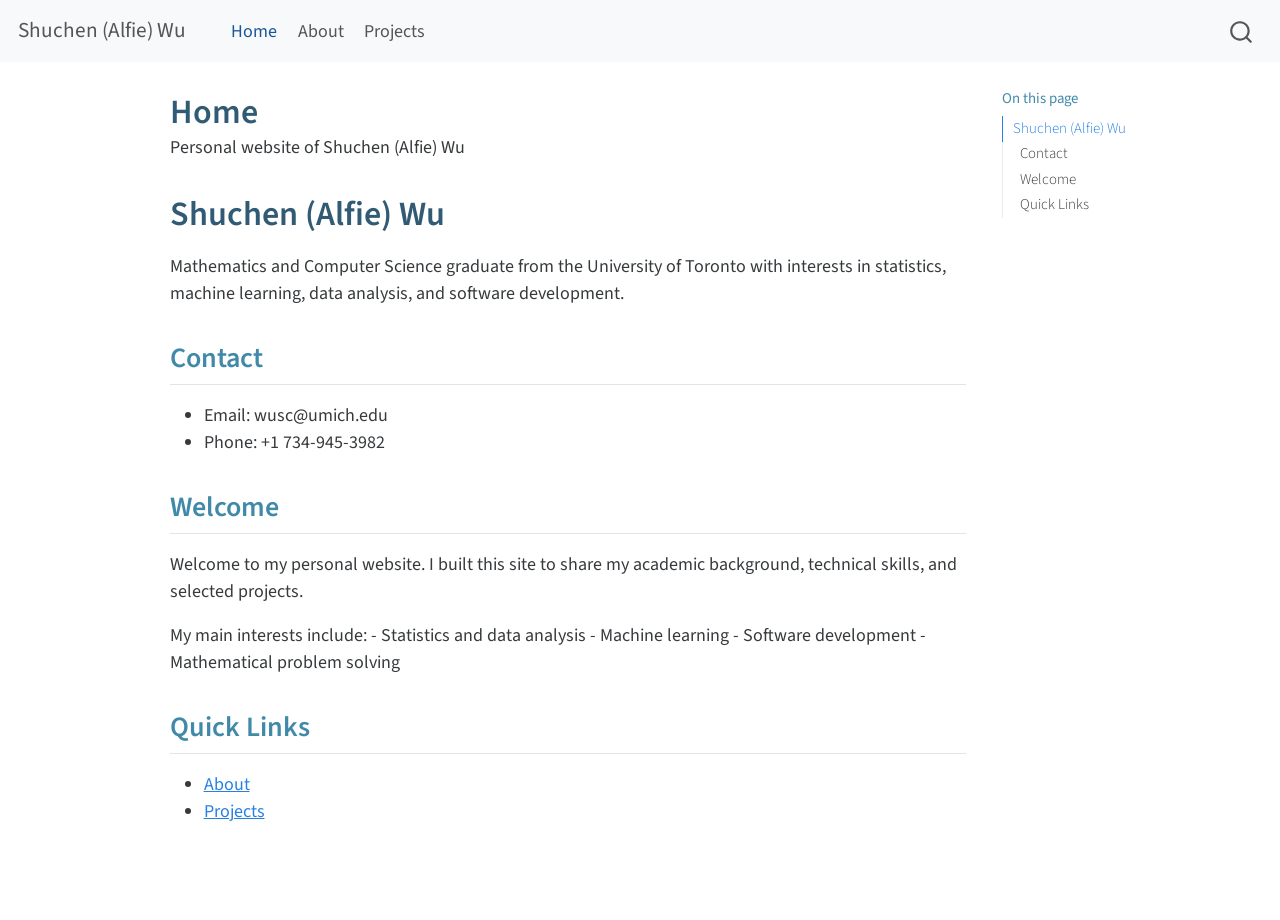
<file: docs/index.html>
<!DOCTYPE html>
<html xmlns="http://www.w3.org/1999/xhtml" lang="en" xml:lang="en"><head>

<meta charset="utf-8">
<meta name="generator" content="quarto-1.3.433">

<meta name="viewport" content="width=device-width, initial-scale=1.0, user-scalable=yes">

<meta name="description" content="Personal website of Shuchen (Alfie) Wu">

<title>Shuchen (Alfie) Wu - Home</title>
<style>
code{white-space: pre-wrap;}
span.smallcaps{font-variant: small-caps;}
div.columns{display: flex; gap: min(4vw, 1.5em);}
div.column{flex: auto; overflow-x: auto;}
div.hanging-indent{margin-left: 1.5em; text-indent: -1.5em;}
ul.task-list{list-style: none;}
ul.task-list li input[type="checkbox"] {
  width: 0.8em;
  margin: 0 0.8em 0.2em -1em; /* quarto-specific, see https://github.com/quarto-dev/quarto-cli/issues/4556 */ 
  vertical-align: middle;
}
</style>


<script src="site_libs/quarto-nav/quarto-nav.js"></script>
<script src="site_libs/quarto-nav/headroom.min.js"></script>
<script src="site_libs/clipboard/clipboard.min.js"></script>
<script src="site_libs/quarto-search/autocomplete.umd.js"></script>
<script src="site_libs/quarto-search/fuse.min.js"></script>
<script src="site_libs/quarto-search/quarto-search.js"></script>
<meta name="quarto:offset" content="./">
<script src="site_libs/quarto-html/quarto.js"></script>
<script src="site_libs/quarto-html/popper.min.js"></script>
<script src="site_libs/quarto-html/tippy.umd.min.js"></script>
<script src="site_libs/quarto-html/anchor.min.js"></script>
<link href="site_libs/quarto-html/tippy.css" rel="stylesheet">
<link href="site_libs/quarto-html/quarto-syntax-highlighting.css" rel="stylesheet" id="quarto-text-highlighting-styles">
<script src="site_libs/bootstrap/bootstrap.min.js"></script>
<link href="site_libs/bootstrap/bootstrap-icons.css" rel="stylesheet">
<link href="site_libs/bootstrap/bootstrap.min.css" rel="stylesheet" id="quarto-bootstrap" data-mode="light">
<script id="quarto-search-options" type="application/json">{
  "location": "navbar",
  "copy-button": false,
  "collapse-after": 3,
  "panel-placement": "end",
  "type": "overlay",
  "limit": 20,
  "language": {
    "search-no-results-text": "No results",
    "search-matching-documents-text": "matching documents",
    "search-copy-link-title": "Copy link to search",
    "search-hide-matches-text": "Hide additional matches",
    "search-more-match-text": "more match in this document",
    "search-more-matches-text": "more matches in this document",
    "search-clear-button-title": "Clear",
    "search-detached-cancel-button-title": "Cancel",
    "search-submit-button-title": "Submit",
    "search-label": "Search"
  }
}</script>


<link rel="stylesheet" href="styles.css">
</head>

<body class="nav-fixed">

<div id="quarto-search-results"></div>
  <header id="quarto-header" class="headroom fixed-top">
    <nav class="navbar navbar-expand-lg navbar-dark ">
      <div class="navbar-container container-fluid">
      <div class="navbar-brand-container">
    <a class="navbar-brand" href="./index.html">
    <span class="navbar-title">Shuchen (Alfie) Wu</span>
    </a>
  </div>
            <div id="quarto-search" class="" title="Search"></div>
          <button class="navbar-toggler" type="button" data-bs-toggle="collapse" data-bs-target="#navbarCollapse" aria-controls="navbarCollapse" aria-expanded="false" aria-label="Toggle navigation" onclick="if (window.quartoToggleHeadroom) { window.quartoToggleHeadroom(); }">
  <span class="navbar-toggler-icon"></span>
</button>
          <div class="collapse navbar-collapse" id="navbarCollapse">
            <ul class="navbar-nav navbar-nav-scroll me-auto">
  <li class="nav-item">
    <a class="nav-link active" href="./index.html" rel="" target="" aria-current="page">
 <span class="menu-text">Home</span></a>
  </li>  
  <li class="nav-item">
    <a class="nav-link" href="./about.html" rel="" target="">
 <span class="menu-text">About</span></a>
  </li>  
  <li class="nav-item">
    <a class="nav-link" href="./projects.html" rel="" target="">
 <span class="menu-text">Projects</span></a>
  </li>  
</ul>
            <div class="quarto-navbar-tools ms-auto">
</div>
          </div> <!-- /navcollapse -->
      </div> <!-- /container-fluid -->
    </nav>
</header>
<!-- content -->
<div id="quarto-content" class="quarto-container page-columns page-rows-contents page-layout-article page-navbar">
<!-- sidebar -->
<!-- margin-sidebar -->
    <div id="quarto-margin-sidebar" class="sidebar margin-sidebar">
        <nav id="TOC" role="doc-toc" class="toc-active">
    <h2 id="toc-title">On this page</h2>
   
  <ul>
  <li><a href="#shuchen-alfie-wu" id="toc-shuchen-alfie-wu" class="nav-link active" data-scroll-target="#shuchen-alfie-wu">Shuchen (Alfie) Wu</a>
  <ul class="collapse">
  <li><a href="#contact" id="toc-contact" class="nav-link" data-scroll-target="#contact">Contact</a></li>
  <li><a href="#welcome" id="toc-welcome" class="nav-link" data-scroll-target="#welcome">Welcome</a></li>
  <li><a href="#quick-links" id="toc-quick-links" class="nav-link" data-scroll-target="#quick-links">Quick Links</a></li>
  </ul></li>
  </ul>
</nav>
    </div>
<!-- main -->
<main class="content" id="quarto-document-content">

<header id="title-block-header" class="quarto-title-block default">
<div class="quarto-title">
<h1 class="title">Home</h1>
</div>

<div>
  <div class="description">
    Personal website of Shuchen (Alfie) Wu
  </div>
</div>


<div class="quarto-title-meta">

    
  
    
  </div>
  

</header>

<section id="shuchen-alfie-wu" class="level1">
<h1>Shuchen (Alfie) Wu</h1>
<p>Mathematics and Computer Science graduate from the University of Toronto with interests in statistics, machine learning, data analysis, and software development.</p>
<section id="contact" class="level2">
<h2 class="anchored" data-anchor-id="contact">Contact</h2>
<ul>
<li>Email: wusc@umich.edu</li>
<li>Phone: +1 734-945-3982</li>
</ul>
</section>
<section id="welcome" class="level2">
<h2 class="anchored" data-anchor-id="welcome">Welcome</h2>
<p>Welcome to my personal website. I built this site to share my academic background, technical skills, and selected projects.</p>
<p>My main interests include: - Statistics and data analysis - Machine learning - Software development - Mathematical problem solving</p>
</section>
<section id="quick-links" class="level2">
<h2 class="anchored" data-anchor-id="quick-links">Quick Links</h2>
<ul>
<li><a href="./about.html">About</a></li>
<li><a href="./projects.html">Projects</a></li>
</ul>


</section>
</section>

</main> <!-- /main -->
<script id="quarto-html-after-body" type="application/javascript">
window.document.addEventListener("DOMContentLoaded", function (event) {
  const toggleBodyColorMode = (bsSheetEl) => {
    const mode = bsSheetEl.getAttribute("data-mode");
    const bodyEl = window.document.querySelector("body");
    if (mode === "dark") {
      bodyEl.classList.add("quarto-dark");
      bodyEl.classList.remove("quarto-light");
    } else {
      bodyEl.classList.add("quarto-light");
      bodyEl.classList.remove("quarto-dark");
    }
  }
  const toggleBodyColorPrimary = () => {
    const bsSheetEl = window.document.querySelector("link#quarto-bootstrap");
    if (bsSheetEl) {
      toggleBodyColorMode(bsSheetEl);
    }
  }
  toggleBodyColorPrimary();  
  const icon = "";
  const anchorJS = new window.AnchorJS();
  anchorJS.options = {
    placement: 'right',
    icon: icon
  };
  anchorJS.add('.anchored');
  const isCodeAnnotation = (el) => {
    for (const clz of el.classList) {
      if (clz.startsWith('code-annotation-')) {                     
        return true;
      }
    }
    return false;
  }
  const clipboard = new window.ClipboardJS('.code-copy-button', {
    text: function(trigger) {
      const codeEl = trigger.previousElementSibling.cloneNode(true);
      for (const childEl of codeEl.children) {
        if (isCodeAnnotation(childEl)) {
          childEl.remove();
        }
      }
      return codeEl.innerText;
    }
  });
  clipboard.on('success', function(e) {
    // button target
    const button = e.trigger;
    // don't keep focus
    button.blur();
    // flash "checked"
    button.classList.add('code-copy-button-checked');
    var currentTitle = button.getAttribute("title");
    button.setAttribute("title", "Copied!");
    let tooltip;
    if (window.bootstrap) {
      button.setAttribute("data-bs-toggle", "tooltip");
      button.setAttribute("data-bs-placement", "left");
      button.setAttribute("data-bs-title", "Copied!");
      tooltip = new bootstrap.Tooltip(button, 
        { trigger: "manual", 
          customClass: "code-copy-button-tooltip",
          offset: [0, -8]});
      tooltip.show();    
    }
    setTimeout(function() {
      if (tooltip) {
        tooltip.hide();
        button.removeAttribute("data-bs-title");
        button.removeAttribute("data-bs-toggle");
        button.removeAttribute("data-bs-placement");
      }
      button.setAttribute("title", currentTitle);
      button.classList.remove('code-copy-button-checked');
    }, 1000);
    // clear code selection
    e.clearSelection();
  });
  function tippyHover(el, contentFn) {
    const config = {
      allowHTML: true,
      content: contentFn,
      maxWidth: 500,
      delay: 100,
      arrow: false,
      appendTo: function(el) {
          return el.parentElement;
      },
      interactive: true,
      interactiveBorder: 10,
      theme: 'quarto',
      placement: 'bottom-start'
    };
    window.tippy(el, config); 
  }
  const noterefs = window.document.querySelectorAll('a[role="doc-noteref"]');
  for (var i=0; i<noterefs.length; i++) {
    const ref = noterefs[i];
    tippyHover(ref, function() {
      // use id or data attribute instead here
      let href = ref.getAttribute('data-footnote-href') || ref.getAttribute('href');
      try { href = new URL(href).hash; } catch {}
      const id = href.replace(/^#\/?/, "");
      const note = window.document.getElementById(id);
      return note.innerHTML;
    });
  }
      let selectedAnnoteEl;
      const selectorForAnnotation = ( cell, annotation) => {
        let cellAttr = 'data-code-cell="' + cell + '"';
        let lineAttr = 'data-code-annotation="' +  annotation + '"';
        const selector = 'span[' + cellAttr + '][' + lineAttr + ']';
        return selector;
      }
      const selectCodeLines = (annoteEl) => {
        const doc = window.document;
        const targetCell = annoteEl.getAttribute("data-target-cell");
        const targetAnnotation = annoteEl.getAttribute("data-target-annotation");
        const annoteSpan = window.document.querySelector(selectorForAnnotation(targetCell, targetAnnotation));
        const lines = annoteSpan.getAttribute("data-code-lines").split(",");
        const lineIds = lines.map((line) => {
          return targetCell + "-" + line;
        })
        let top = null;
        let height = null;
        let parent = null;
        if (lineIds.length > 0) {
            //compute the position of the single el (top and bottom and make a div)
            const el = window.document.getElementById(lineIds[0]);
            top = el.offsetTop;
            height = el.offsetHeight;
            parent = el.parentElement.parentElement;
          if (lineIds.length > 1) {
            const lastEl = window.document.getElementById(lineIds[lineIds.length - 1]);
            const bottom = lastEl.offsetTop + lastEl.offsetHeight;
            height = bottom - top;
          }
          if (top !== null && height !== null && parent !== null) {
            // cook up a div (if necessary) and position it 
            let div = window.document.getElementById("code-annotation-line-highlight");
            if (div === null) {
              div = window.document.createElement("div");
              div.setAttribute("id", "code-annotation-line-highlight");
              div.style.position = 'absolute';
              parent.appendChild(div);
            }
            div.style.top = top - 2 + "px";
            div.style.height = height + 4 + "px";
            let gutterDiv = window.document.getElementById("code-annotation-line-highlight-gutter");
            if (gutterDiv === null) {
              gutterDiv = window.document.createElement("div");
              gutterDiv.setAttribute("id", "code-annotation-line-highlight-gutter");
              gutterDiv.style.position = 'absolute';
              const codeCell = window.document.getElementById(targetCell);
              const gutter = codeCell.querySelector('.code-annotation-gutter');
              gutter.appendChild(gutterDiv);
            }
            gutterDiv.style.top = top - 2 + "px";
            gutterDiv.style.height = height + 4 + "px";
          }
          selectedAnnoteEl = annoteEl;
        }
      };
      const unselectCodeLines = () => {
        const elementsIds = ["code-annotation-line-highlight", "code-annotation-line-highlight-gutter"];
        elementsIds.forEach((elId) => {
          const div = window.document.getElementById(elId);
          if (div) {
            div.remove();
          }
        });
        selectedAnnoteEl = undefined;
      };
      // Attach click handler to the DT
      const annoteDls = window.document.querySelectorAll('dt[data-target-cell]');
      for (const annoteDlNode of annoteDls) {
        annoteDlNode.addEventListener('click', (event) => {
          const clickedEl = event.target;
          if (clickedEl !== selectedAnnoteEl) {
            unselectCodeLines();
            const activeEl = window.document.querySelector('dt[data-target-cell].code-annotation-active');
            if (activeEl) {
              activeEl.classList.remove('code-annotation-active');
            }
            selectCodeLines(clickedEl);
            clickedEl.classList.add('code-annotation-active');
          } else {
            // Unselect the line
            unselectCodeLines();
            clickedEl.classList.remove('code-annotation-active');
          }
        });
      }
  const findCites = (el) => {
    const parentEl = el.parentElement;
    if (parentEl) {
      const cites = parentEl.dataset.cites;
      if (cites) {
        return {
          el,
          cites: cites.split(' ')
        };
      } else {
        return findCites(el.parentElement)
      }
    } else {
      return undefined;
    }
  };
  var bibliorefs = window.document.querySelectorAll('a[role="doc-biblioref"]');
  for (var i=0; i<bibliorefs.length; i++) {
    const ref = bibliorefs[i];
    const citeInfo = findCites(ref);
    if (citeInfo) {
      tippyHover(citeInfo.el, function() {
        var popup = window.document.createElement('div');
        citeInfo.cites.forEach(function(cite) {
          var citeDiv = window.document.createElement('div');
          citeDiv.classList.add('hanging-indent');
          citeDiv.classList.add('csl-entry');
          var biblioDiv = window.document.getElementById('ref-' + cite);
          if (biblioDiv) {
            citeDiv.innerHTML = biblioDiv.innerHTML;
          }
          popup.appendChild(citeDiv);
        });
        return popup.innerHTML;
      });
    }
  }
});
</script>
</div> <!-- /content -->



</body></html>
</file>
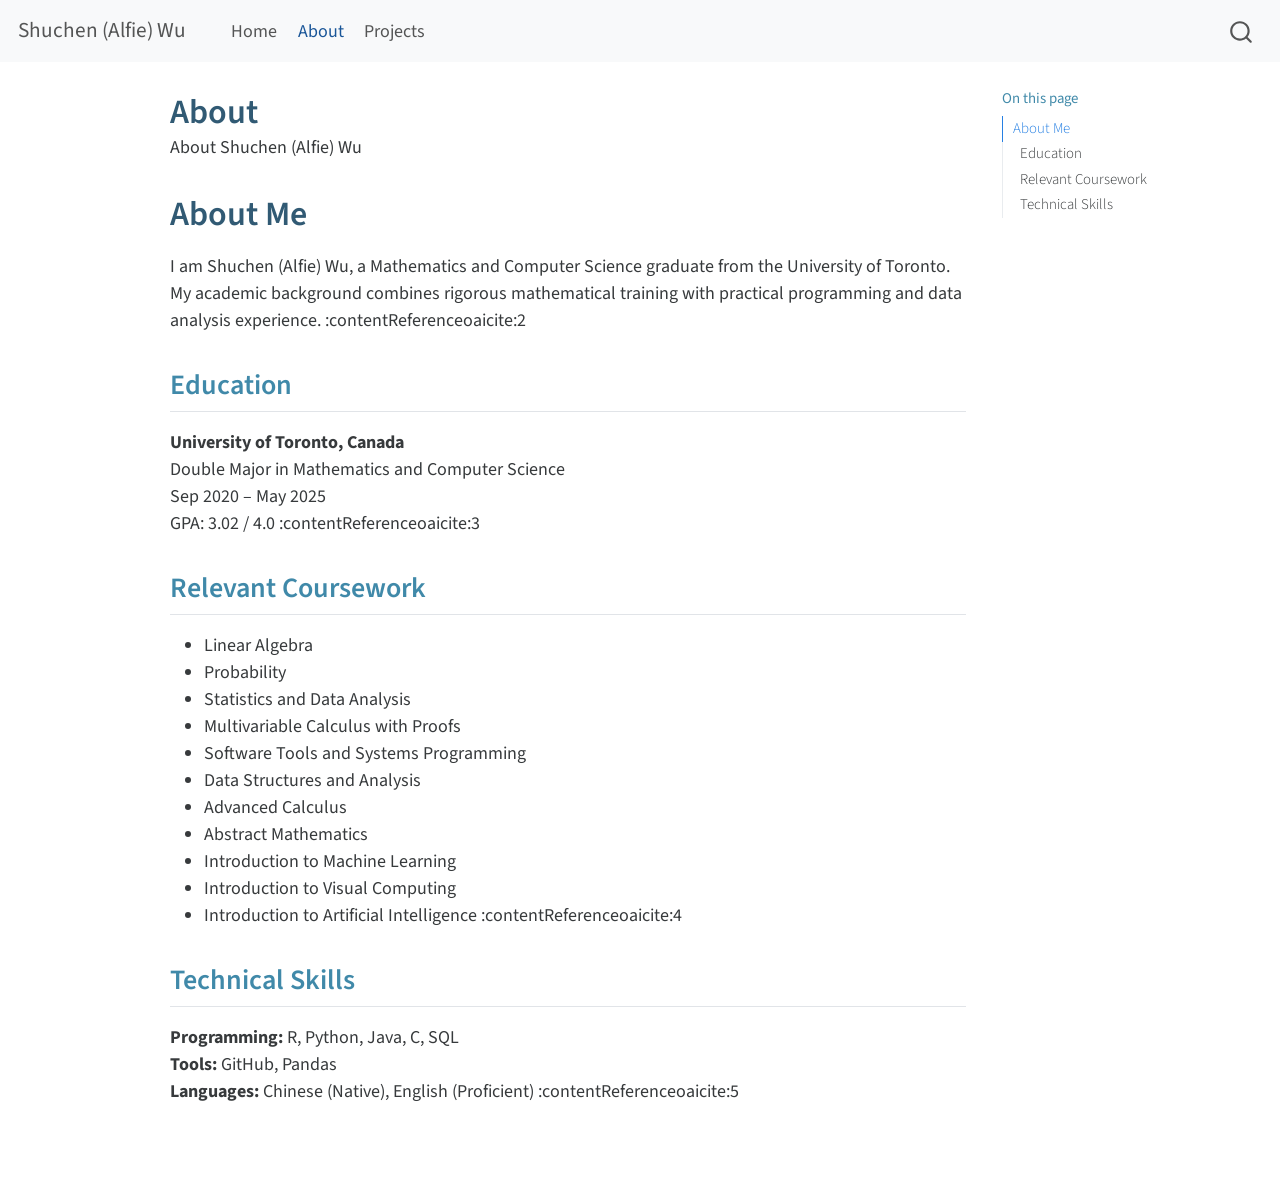
<file: docs/about.html>
<!DOCTYPE html>
<html xmlns="http://www.w3.org/1999/xhtml" lang="en" xml:lang="en"><head>

<meta charset="utf-8">
<meta name="generator" content="quarto-1.3.433">

<meta name="viewport" content="width=device-width, initial-scale=1.0, user-scalable=yes">

<meta name="description" content="About Shuchen (Alfie) Wu">

<title>Shuchen (Alfie) Wu - About</title>
<style>
code{white-space: pre-wrap;}
span.smallcaps{font-variant: small-caps;}
div.columns{display: flex; gap: min(4vw, 1.5em);}
div.column{flex: auto; overflow-x: auto;}
div.hanging-indent{margin-left: 1.5em; text-indent: -1.5em;}
ul.task-list{list-style: none;}
ul.task-list li input[type="checkbox"] {
  width: 0.8em;
  margin: 0 0.8em 0.2em -1em; /* quarto-specific, see https://github.com/quarto-dev/quarto-cli/issues/4556 */ 
  vertical-align: middle;
}
</style>


<script src="site_libs/quarto-nav/quarto-nav.js"></script>
<script src="site_libs/quarto-nav/headroom.min.js"></script>
<script src="site_libs/clipboard/clipboard.min.js"></script>
<script src="site_libs/quarto-search/autocomplete.umd.js"></script>
<script src="site_libs/quarto-search/fuse.min.js"></script>
<script src="site_libs/quarto-search/quarto-search.js"></script>
<meta name="quarto:offset" content="./">
<script src="site_libs/quarto-html/quarto.js"></script>
<script src="site_libs/quarto-html/popper.min.js"></script>
<script src="site_libs/quarto-html/tippy.umd.min.js"></script>
<script src="site_libs/quarto-html/anchor.min.js"></script>
<link href="site_libs/quarto-html/tippy.css" rel="stylesheet">
<link href="site_libs/quarto-html/quarto-syntax-highlighting.css" rel="stylesheet" id="quarto-text-highlighting-styles">
<script src="site_libs/bootstrap/bootstrap.min.js"></script>
<link href="site_libs/bootstrap/bootstrap-icons.css" rel="stylesheet">
<link href="site_libs/bootstrap/bootstrap.min.css" rel="stylesheet" id="quarto-bootstrap" data-mode="light">
<script id="quarto-search-options" type="application/json">{
  "location": "navbar",
  "copy-button": false,
  "collapse-after": 3,
  "panel-placement": "end",
  "type": "overlay",
  "limit": 20,
  "language": {
    "search-no-results-text": "No results",
    "search-matching-documents-text": "matching documents",
    "search-copy-link-title": "Copy link to search",
    "search-hide-matches-text": "Hide additional matches",
    "search-more-match-text": "more match in this document",
    "search-more-matches-text": "more matches in this document",
    "search-clear-button-title": "Clear",
    "search-detached-cancel-button-title": "Cancel",
    "search-submit-button-title": "Submit",
    "search-label": "Search"
  }
}</script>


<link rel="stylesheet" href="styles.css">
</head>

<body class="nav-fixed">

<div id="quarto-search-results"></div>
  <header id="quarto-header" class="headroom fixed-top">
    <nav class="navbar navbar-expand-lg navbar-dark ">
      <div class="navbar-container container-fluid">
      <div class="navbar-brand-container">
    <a class="navbar-brand" href="./index.html">
    <span class="navbar-title">Shuchen (Alfie) Wu</span>
    </a>
  </div>
            <div id="quarto-search" class="" title="Search"></div>
          <button class="navbar-toggler" type="button" data-bs-toggle="collapse" data-bs-target="#navbarCollapse" aria-controls="navbarCollapse" aria-expanded="false" aria-label="Toggle navigation" onclick="if (window.quartoToggleHeadroom) { window.quartoToggleHeadroom(); }">
  <span class="navbar-toggler-icon"></span>
</button>
          <div class="collapse navbar-collapse" id="navbarCollapse">
            <ul class="navbar-nav navbar-nav-scroll me-auto">
  <li class="nav-item">
    <a class="nav-link" href="./index.html" rel="" target="">
 <span class="menu-text">Home</span></a>
  </li>  
  <li class="nav-item">
    <a class="nav-link active" href="./about.html" rel="" target="" aria-current="page">
 <span class="menu-text">About</span></a>
  </li>  
  <li class="nav-item">
    <a class="nav-link" href="./projects.html" rel="" target="">
 <span class="menu-text">Projects</span></a>
  </li>  
</ul>
            <div class="quarto-navbar-tools ms-auto">
</div>
          </div> <!-- /navcollapse -->
      </div> <!-- /container-fluid -->
    </nav>
</header>
<!-- content -->
<div id="quarto-content" class="quarto-container page-columns page-rows-contents page-layout-article page-navbar">
<!-- sidebar -->
<!-- margin-sidebar -->
    <div id="quarto-margin-sidebar" class="sidebar margin-sidebar">
        <nav id="TOC" role="doc-toc" class="toc-active">
    <h2 id="toc-title">On this page</h2>
   
  <ul>
  <li><a href="#about-me" id="toc-about-me" class="nav-link active" data-scroll-target="#about-me">About Me</a>
  <ul class="collapse">
  <li><a href="#education" id="toc-education" class="nav-link" data-scroll-target="#education">Education</a></li>
  <li><a href="#relevant-coursework" id="toc-relevant-coursework" class="nav-link" data-scroll-target="#relevant-coursework">Relevant Coursework</a></li>
  <li><a href="#technical-skills" id="toc-technical-skills" class="nav-link" data-scroll-target="#technical-skills">Technical Skills</a></li>
  </ul></li>
  </ul>
</nav>
    </div>
<!-- main -->
<main class="content" id="quarto-document-content">

<header id="title-block-header" class="quarto-title-block default">
<div class="quarto-title">
<h1 class="title">About</h1>
</div>

<div>
  <div class="description">
    About Shuchen (Alfie) Wu
  </div>
</div>


<div class="quarto-title-meta">

    
  
    
  </div>
  

</header>

<section id="about-me" class="level1">
<h1>About Me</h1>
<p>I am Shuchen (Alfie) Wu, a Mathematics and Computer Science graduate from the University of Toronto. My academic background combines rigorous mathematical training with practical programming and data analysis experience. :contentReference<span data-index="2">oaicite:2</span></p>
<section id="education" class="level2">
<h2 class="anchored" data-anchor-id="education">Education</h2>
<p><strong>University of Toronto, Canada</strong><br>
Double Major in Mathematics and Computer Science<br>
Sep 2020 – May 2025<br>
GPA: 3.02 / 4.0 :contentReference<span data-index="3">oaicite:3</span></p>
</section>
<section id="relevant-coursework" class="level2">
<h2 class="anchored" data-anchor-id="relevant-coursework">Relevant Coursework</h2>
<ul>
<li>Linear Algebra</li>
<li>Probability</li>
<li>Statistics and Data Analysis</li>
<li>Multivariable Calculus with Proofs</li>
<li>Software Tools and Systems Programming</li>
<li>Data Structures and Analysis</li>
<li>Advanced Calculus</li>
<li>Abstract Mathematics</li>
<li>Introduction to Machine Learning</li>
<li>Introduction to Visual Computing</li>
<li>Introduction to Artificial Intelligence :contentReference<span data-index="4">oaicite:4</span></li>
</ul>
</section>
<section id="technical-skills" class="level2">
<h2 class="anchored" data-anchor-id="technical-skills">Technical Skills</h2>
<p><strong>Programming:</strong> R, Python, Java, C, SQL<br>
<strong>Tools:</strong> GitHub, Pandas<br>
<strong>Languages:</strong> Chinese (Native), English (Proficient) :contentReference<span data-index="5">oaicite:5</span></p>


</section>
</section>

</main> <!-- /main -->
<script id="quarto-html-after-body" type="application/javascript">
window.document.addEventListener("DOMContentLoaded", function (event) {
  const toggleBodyColorMode = (bsSheetEl) => {
    const mode = bsSheetEl.getAttribute("data-mode");
    const bodyEl = window.document.querySelector("body");
    if (mode === "dark") {
      bodyEl.classList.add("quarto-dark");
      bodyEl.classList.remove("quarto-light");
    } else {
      bodyEl.classList.add("quarto-light");
      bodyEl.classList.remove("quarto-dark");
    }
  }
  const toggleBodyColorPrimary = () => {
    const bsSheetEl = window.document.querySelector("link#quarto-bootstrap");
    if (bsSheetEl) {
      toggleBodyColorMode(bsSheetEl);
    }
  }
  toggleBodyColorPrimary();  
  const icon = "";
  const anchorJS = new window.AnchorJS();
  anchorJS.options = {
    placement: 'right',
    icon: icon
  };
  anchorJS.add('.anchored');
  const isCodeAnnotation = (el) => {
    for (const clz of el.classList) {
      if (clz.startsWith('code-annotation-')) {                     
        return true;
      }
    }
    return false;
  }
  const clipboard = new window.ClipboardJS('.code-copy-button', {
    text: function(trigger) {
      const codeEl = trigger.previousElementSibling.cloneNode(true);
      for (const childEl of codeEl.children) {
        if (isCodeAnnotation(childEl)) {
          childEl.remove();
        }
      }
      return codeEl.innerText;
    }
  });
  clipboard.on('success', function(e) {
    // button target
    const button = e.trigger;
    // don't keep focus
    button.blur();
    // flash "checked"
    button.classList.add('code-copy-button-checked');
    var currentTitle = button.getAttribute("title");
    button.setAttribute("title", "Copied!");
    let tooltip;
    if (window.bootstrap) {
      button.setAttribute("data-bs-toggle", "tooltip");
      button.setAttribute("data-bs-placement", "left");
      button.setAttribute("data-bs-title", "Copied!");
      tooltip = new bootstrap.Tooltip(button, 
        { trigger: "manual", 
          customClass: "code-copy-button-tooltip",
          offset: [0, -8]});
      tooltip.show();    
    }
    setTimeout(function() {
      if (tooltip) {
        tooltip.hide();
        button.removeAttribute("data-bs-title");
        button.removeAttribute("data-bs-toggle");
        button.removeAttribute("data-bs-placement");
      }
      button.setAttribute("title", currentTitle);
      button.classList.remove('code-copy-button-checked');
    }, 1000);
    // clear code selection
    e.clearSelection();
  });
  function tippyHover(el, contentFn) {
    const config = {
      allowHTML: true,
      content: contentFn,
      maxWidth: 500,
      delay: 100,
      arrow: false,
      appendTo: function(el) {
          return el.parentElement;
      },
      interactive: true,
      interactiveBorder: 10,
      theme: 'quarto',
      placement: 'bottom-start'
    };
    window.tippy(el, config); 
  }
  const noterefs = window.document.querySelectorAll('a[role="doc-noteref"]');
  for (var i=0; i<noterefs.length; i++) {
    const ref = noterefs[i];
    tippyHover(ref, function() {
      // use id or data attribute instead here
      let href = ref.getAttribute('data-footnote-href') || ref.getAttribute('href');
      try { href = new URL(href).hash; } catch {}
      const id = href.replace(/^#\/?/, "");
      const note = window.document.getElementById(id);
      return note.innerHTML;
    });
  }
      let selectedAnnoteEl;
      const selectorForAnnotation = ( cell, annotation) => {
        let cellAttr = 'data-code-cell="' + cell + '"';
        let lineAttr = 'data-code-annotation="' +  annotation + '"';
        const selector = 'span[' + cellAttr + '][' + lineAttr + ']';
        return selector;
      }
      const selectCodeLines = (annoteEl) => {
        const doc = window.document;
        const targetCell = annoteEl.getAttribute("data-target-cell");
        const targetAnnotation = annoteEl.getAttribute("data-target-annotation");
        const annoteSpan = window.document.querySelector(selectorForAnnotation(targetCell, targetAnnotation));
        const lines = annoteSpan.getAttribute("data-code-lines").split(",");
        const lineIds = lines.map((line) => {
          return targetCell + "-" + line;
        })
        let top = null;
        let height = null;
        let parent = null;
        if (lineIds.length > 0) {
            //compute the position of the single el (top and bottom and make a div)
            const el = window.document.getElementById(lineIds[0]);
            top = el.offsetTop;
            height = el.offsetHeight;
            parent = el.parentElement.parentElement;
          if (lineIds.length > 1) {
            const lastEl = window.document.getElementById(lineIds[lineIds.length - 1]);
            const bottom = lastEl.offsetTop + lastEl.offsetHeight;
            height = bottom - top;
          }
          if (top !== null && height !== null && parent !== null) {
            // cook up a div (if necessary) and position it 
            let div = window.document.getElementById("code-annotation-line-highlight");
            if (div === null) {
              div = window.document.createElement("div");
              div.setAttribute("id", "code-annotation-line-highlight");
              div.style.position = 'absolute';
              parent.appendChild(div);
            }
            div.style.top = top - 2 + "px";
            div.style.height = height + 4 + "px";
            let gutterDiv = window.document.getElementById("code-annotation-line-highlight-gutter");
            if (gutterDiv === null) {
              gutterDiv = window.document.createElement("div");
              gutterDiv.setAttribute("id", "code-annotation-line-highlight-gutter");
              gutterDiv.style.position = 'absolute';
              const codeCell = window.document.getElementById(targetCell);
              const gutter = codeCell.querySelector('.code-annotation-gutter');
              gutter.appendChild(gutterDiv);
            }
            gutterDiv.style.top = top - 2 + "px";
            gutterDiv.style.height = height + 4 + "px";
          }
          selectedAnnoteEl = annoteEl;
        }
      };
      const unselectCodeLines = () => {
        const elementsIds = ["code-annotation-line-highlight", "code-annotation-line-highlight-gutter"];
        elementsIds.forEach((elId) => {
          const div = window.document.getElementById(elId);
          if (div) {
            div.remove();
          }
        });
        selectedAnnoteEl = undefined;
      };
      // Attach click handler to the DT
      const annoteDls = window.document.querySelectorAll('dt[data-target-cell]');
      for (const annoteDlNode of annoteDls) {
        annoteDlNode.addEventListener('click', (event) => {
          const clickedEl = event.target;
          if (clickedEl !== selectedAnnoteEl) {
            unselectCodeLines();
            const activeEl = window.document.querySelector('dt[data-target-cell].code-annotation-active');
            if (activeEl) {
              activeEl.classList.remove('code-annotation-active');
            }
            selectCodeLines(clickedEl);
            clickedEl.classList.add('code-annotation-active');
          } else {
            // Unselect the line
            unselectCodeLines();
            clickedEl.classList.remove('code-annotation-active');
          }
        });
      }
  const findCites = (el) => {
    const parentEl = el.parentElement;
    if (parentEl) {
      const cites = parentEl.dataset.cites;
      if (cites) {
        return {
          el,
          cites: cites.split(' ')
        };
      } else {
        return findCites(el.parentElement)
      }
    } else {
      return undefined;
    }
  };
  var bibliorefs = window.document.querySelectorAll('a[role="doc-biblioref"]');
  for (var i=0; i<bibliorefs.length; i++) {
    const ref = bibliorefs[i];
    const citeInfo = findCites(ref);
    if (citeInfo) {
      tippyHover(citeInfo.el, function() {
        var popup = window.document.createElement('div');
        citeInfo.cites.forEach(function(cite) {
          var citeDiv = window.document.createElement('div');
          citeDiv.classList.add('hanging-indent');
          citeDiv.classList.add('csl-entry');
          var biblioDiv = window.document.getElementById('ref-' + cite);
          if (biblioDiv) {
            citeDiv.innerHTML = biblioDiv.innerHTML;
          }
          popup.appendChild(citeDiv);
        });
        return popup.innerHTML;
      });
    }
  }
});
</script>
</div> <!-- /content -->



</body></html>
</file>
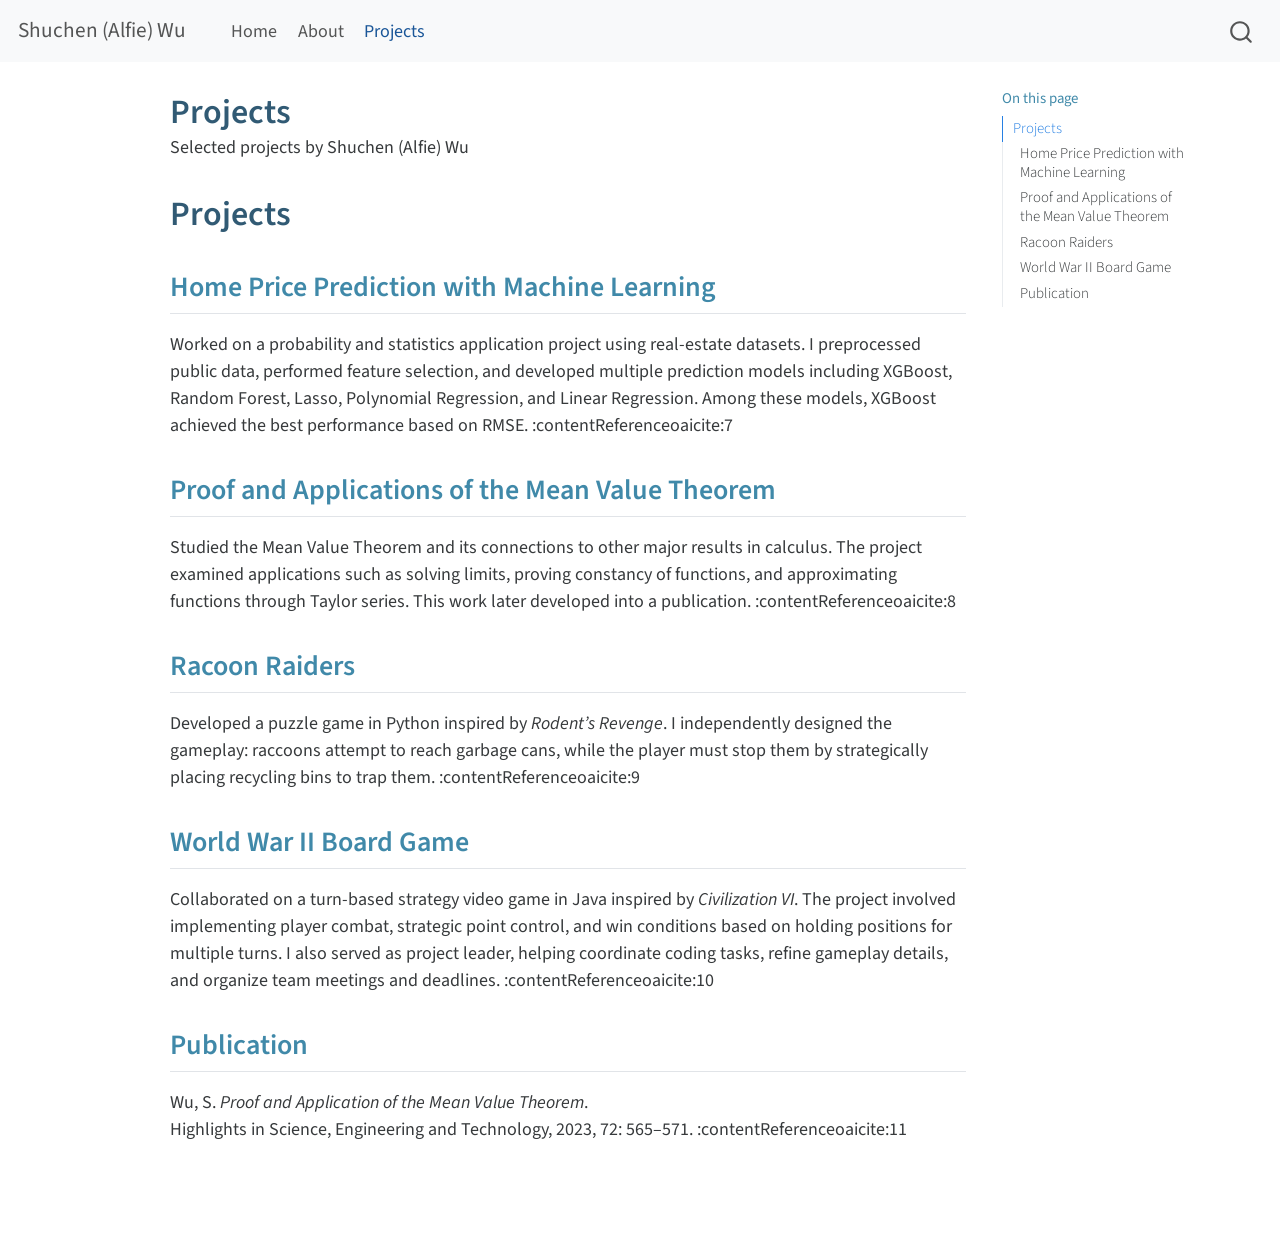
<file: docs/projects.html>
<!DOCTYPE html>
<html xmlns="http://www.w3.org/1999/xhtml" lang="en" xml:lang="en"><head>

<meta charset="utf-8">
<meta name="generator" content="quarto-1.3.433">

<meta name="viewport" content="width=device-width, initial-scale=1.0, user-scalable=yes">

<meta name="description" content="Selected projects by Shuchen (Alfie) Wu">

<title>Shuchen (Alfie) Wu - Projects</title>
<style>
code{white-space: pre-wrap;}
span.smallcaps{font-variant: small-caps;}
div.columns{display: flex; gap: min(4vw, 1.5em);}
div.column{flex: auto; overflow-x: auto;}
div.hanging-indent{margin-left: 1.5em; text-indent: -1.5em;}
ul.task-list{list-style: none;}
ul.task-list li input[type="checkbox"] {
  width: 0.8em;
  margin: 0 0.8em 0.2em -1em; /* quarto-specific, see https://github.com/quarto-dev/quarto-cli/issues/4556 */ 
  vertical-align: middle;
}
</style>


<script src="site_libs/quarto-nav/quarto-nav.js"></script>
<script src="site_libs/quarto-nav/headroom.min.js"></script>
<script src="site_libs/clipboard/clipboard.min.js"></script>
<script src="site_libs/quarto-search/autocomplete.umd.js"></script>
<script src="site_libs/quarto-search/fuse.min.js"></script>
<script src="site_libs/quarto-search/quarto-search.js"></script>
<meta name="quarto:offset" content="./">
<script src="site_libs/quarto-html/quarto.js"></script>
<script src="site_libs/quarto-html/popper.min.js"></script>
<script src="site_libs/quarto-html/tippy.umd.min.js"></script>
<script src="site_libs/quarto-html/anchor.min.js"></script>
<link href="site_libs/quarto-html/tippy.css" rel="stylesheet">
<link href="site_libs/quarto-html/quarto-syntax-highlighting.css" rel="stylesheet" id="quarto-text-highlighting-styles">
<script src="site_libs/bootstrap/bootstrap.min.js"></script>
<link href="site_libs/bootstrap/bootstrap-icons.css" rel="stylesheet">
<link href="site_libs/bootstrap/bootstrap.min.css" rel="stylesheet" id="quarto-bootstrap" data-mode="light">
<script id="quarto-search-options" type="application/json">{
  "location": "navbar",
  "copy-button": false,
  "collapse-after": 3,
  "panel-placement": "end",
  "type": "overlay",
  "limit": 20,
  "language": {
    "search-no-results-text": "No results",
    "search-matching-documents-text": "matching documents",
    "search-copy-link-title": "Copy link to search",
    "search-hide-matches-text": "Hide additional matches",
    "search-more-match-text": "more match in this document",
    "search-more-matches-text": "more matches in this document",
    "search-clear-button-title": "Clear",
    "search-detached-cancel-button-title": "Cancel",
    "search-submit-button-title": "Submit",
    "search-label": "Search"
  }
}</script>


<link rel="stylesheet" href="styles.css">
</head>

<body class="nav-fixed">

<div id="quarto-search-results"></div>
  <header id="quarto-header" class="headroom fixed-top">
    <nav class="navbar navbar-expand-lg navbar-dark ">
      <div class="navbar-container container-fluid">
      <div class="navbar-brand-container">
    <a class="navbar-brand" href="./index.html">
    <span class="navbar-title">Shuchen (Alfie) Wu</span>
    </a>
  </div>
            <div id="quarto-search" class="" title="Search"></div>
          <button class="navbar-toggler" type="button" data-bs-toggle="collapse" data-bs-target="#navbarCollapse" aria-controls="navbarCollapse" aria-expanded="false" aria-label="Toggle navigation" onclick="if (window.quartoToggleHeadroom) { window.quartoToggleHeadroom(); }">
  <span class="navbar-toggler-icon"></span>
</button>
          <div class="collapse navbar-collapse" id="navbarCollapse">
            <ul class="navbar-nav navbar-nav-scroll me-auto">
  <li class="nav-item">
    <a class="nav-link" href="./index.html" rel="" target="">
 <span class="menu-text">Home</span></a>
  </li>  
  <li class="nav-item">
    <a class="nav-link" href="./about.html" rel="" target="">
 <span class="menu-text">About</span></a>
  </li>  
  <li class="nav-item">
    <a class="nav-link active" href="./projects.html" rel="" target="" aria-current="page">
 <span class="menu-text">Projects</span></a>
  </li>  
</ul>
            <div class="quarto-navbar-tools ms-auto">
</div>
          </div> <!-- /navcollapse -->
      </div> <!-- /container-fluid -->
    </nav>
</header>
<!-- content -->
<div id="quarto-content" class="quarto-container page-columns page-rows-contents page-layout-article page-navbar">
<!-- sidebar -->
<!-- margin-sidebar -->
    <div id="quarto-margin-sidebar" class="sidebar margin-sidebar">
        <nav id="TOC" role="doc-toc" class="toc-active">
    <h2 id="toc-title">On this page</h2>
   
  <ul>
  <li><a href="#projects" id="toc-projects" class="nav-link active" data-scroll-target="#projects">Projects</a>
  <ul class="collapse">
  <li><a href="#home-price-prediction-with-machine-learning" id="toc-home-price-prediction-with-machine-learning" class="nav-link" data-scroll-target="#home-price-prediction-with-machine-learning">Home Price Prediction with Machine Learning</a></li>
  <li><a href="#proof-and-applications-of-the-mean-value-theorem" id="toc-proof-and-applications-of-the-mean-value-theorem" class="nav-link" data-scroll-target="#proof-and-applications-of-the-mean-value-theorem">Proof and Applications of the Mean Value Theorem</a></li>
  <li><a href="#racoon-raiders" id="toc-racoon-raiders" class="nav-link" data-scroll-target="#racoon-raiders">Racoon Raiders</a></li>
  <li><a href="#world-war-ii-board-game" id="toc-world-war-ii-board-game" class="nav-link" data-scroll-target="#world-war-ii-board-game">World War II Board Game</a></li>
  <li><a href="#publication" id="toc-publication" class="nav-link" data-scroll-target="#publication">Publication</a></li>
  </ul></li>
  </ul>
</nav>
    </div>
<!-- main -->
<main class="content" id="quarto-document-content">

<header id="title-block-header" class="quarto-title-block default">
<div class="quarto-title">
<h1 class="title">Projects</h1>
</div>

<div>
  <div class="description">
    Selected projects by Shuchen (Alfie) Wu
  </div>
</div>


<div class="quarto-title-meta">

    
  
    
  </div>
  

</header>

<section id="projects" class="level1">
<h1>Projects</h1>
<section id="home-price-prediction-with-machine-learning" class="level2">
<h2 class="anchored" data-anchor-id="home-price-prediction-with-machine-learning">Home Price Prediction with Machine Learning</h2>
<p>Worked on a probability and statistics application project using real-estate datasets. I preprocessed public data, performed feature selection, and developed multiple prediction models including XGBoost, Random Forest, Lasso, Polynomial Regression, and Linear Regression. Among these models, XGBoost achieved the best performance based on RMSE. :contentReference<span data-index="7">oaicite:7</span></p>
</section>
<section id="proof-and-applications-of-the-mean-value-theorem" class="level2">
<h2 class="anchored" data-anchor-id="proof-and-applications-of-the-mean-value-theorem">Proof and Applications of the Mean Value Theorem</h2>
<p>Studied the Mean Value Theorem and its connections to other major results in calculus. The project examined applications such as solving limits, proving constancy of functions, and approximating functions through Taylor series. This work later developed into a publication. :contentReference<span data-index="8">oaicite:8</span></p>
</section>
<section id="racoon-raiders" class="level2">
<h2 class="anchored" data-anchor-id="racoon-raiders">Racoon Raiders</h2>
<p>Developed a puzzle game in Python inspired by <em>Rodent’s Revenge</em>. I independently designed the gameplay: raccoons attempt to reach garbage cans, while the player must stop them by strategically placing recycling bins to trap them. :contentReference<span data-index="9">oaicite:9</span></p>
</section>
<section id="world-war-ii-board-game" class="level2">
<h2 class="anchored" data-anchor-id="world-war-ii-board-game">World War II Board Game</h2>
<p>Collaborated on a turn-based strategy video game in Java inspired by <em>Civilization VI</em>. The project involved implementing player combat, strategic point control, and win conditions based on holding positions for multiple turns. I also served as project leader, helping coordinate coding tasks, refine gameplay details, and organize team meetings and deadlines. :contentReference<span data-index="10">oaicite:10</span></p>
</section>
<section id="publication" class="level2">
<h2 class="anchored" data-anchor-id="publication">Publication</h2>
<p>Wu, S. <em>Proof and Application of the Mean Value Theorem</em>.<br>
Highlights in Science, Engineering and Technology, 2023, 72: 565–571. :contentReference<span data-index="11">oaicite:11</span></p>


</section>
</section>

</main> <!-- /main -->
<script id="quarto-html-after-body" type="application/javascript">
window.document.addEventListener("DOMContentLoaded", function (event) {
  const toggleBodyColorMode = (bsSheetEl) => {
    const mode = bsSheetEl.getAttribute("data-mode");
    const bodyEl = window.document.querySelector("body");
    if (mode === "dark") {
      bodyEl.classList.add("quarto-dark");
      bodyEl.classList.remove("quarto-light");
    } else {
      bodyEl.classList.add("quarto-light");
      bodyEl.classList.remove("quarto-dark");
    }
  }
  const toggleBodyColorPrimary = () => {
    const bsSheetEl = window.document.querySelector("link#quarto-bootstrap");
    if (bsSheetEl) {
      toggleBodyColorMode(bsSheetEl);
    }
  }
  toggleBodyColorPrimary();  
  const icon = "";
  const anchorJS = new window.AnchorJS();
  anchorJS.options = {
    placement: 'right',
    icon: icon
  };
  anchorJS.add('.anchored');
  const isCodeAnnotation = (el) => {
    for (const clz of el.classList) {
      if (clz.startsWith('code-annotation-')) {                     
        return true;
      }
    }
    return false;
  }
  const clipboard = new window.ClipboardJS('.code-copy-button', {
    text: function(trigger) {
      const codeEl = trigger.previousElementSibling.cloneNode(true);
      for (const childEl of codeEl.children) {
        if (isCodeAnnotation(childEl)) {
          childEl.remove();
        }
      }
      return codeEl.innerText;
    }
  });
  clipboard.on('success', function(e) {
    // button target
    const button = e.trigger;
    // don't keep focus
    button.blur();
    // flash "checked"
    button.classList.add('code-copy-button-checked');
    var currentTitle = button.getAttribute("title");
    button.setAttribute("title", "Copied!");
    let tooltip;
    if (window.bootstrap) {
      button.setAttribute("data-bs-toggle", "tooltip");
      button.setAttribute("data-bs-placement", "left");
      button.setAttribute("data-bs-title", "Copied!");
      tooltip = new bootstrap.Tooltip(button, 
        { trigger: "manual", 
          customClass: "code-copy-button-tooltip",
          offset: [0, -8]});
      tooltip.show();    
    }
    setTimeout(function() {
      if (tooltip) {
        tooltip.hide();
        button.removeAttribute("data-bs-title");
        button.removeAttribute("data-bs-toggle");
        button.removeAttribute("data-bs-placement");
      }
      button.setAttribute("title", currentTitle);
      button.classList.remove('code-copy-button-checked');
    }, 1000);
    // clear code selection
    e.clearSelection();
  });
  function tippyHover(el, contentFn) {
    const config = {
      allowHTML: true,
      content: contentFn,
      maxWidth: 500,
      delay: 100,
      arrow: false,
      appendTo: function(el) {
          return el.parentElement;
      },
      interactive: true,
      interactiveBorder: 10,
      theme: 'quarto',
      placement: 'bottom-start'
    };
    window.tippy(el, config); 
  }
  const noterefs = window.document.querySelectorAll('a[role="doc-noteref"]');
  for (var i=0; i<noterefs.length; i++) {
    const ref = noterefs[i];
    tippyHover(ref, function() {
      // use id or data attribute instead here
      let href = ref.getAttribute('data-footnote-href') || ref.getAttribute('href');
      try { href = new URL(href).hash; } catch {}
      const id = href.replace(/^#\/?/, "");
      const note = window.document.getElementById(id);
      return note.innerHTML;
    });
  }
      let selectedAnnoteEl;
      const selectorForAnnotation = ( cell, annotation) => {
        let cellAttr = 'data-code-cell="' + cell + '"';
        let lineAttr = 'data-code-annotation="' +  annotation + '"';
        const selector = 'span[' + cellAttr + '][' + lineAttr + ']';
        return selector;
      }
      const selectCodeLines = (annoteEl) => {
        const doc = window.document;
        const targetCell = annoteEl.getAttribute("data-target-cell");
        const targetAnnotation = annoteEl.getAttribute("data-target-annotation");
        const annoteSpan = window.document.querySelector(selectorForAnnotation(targetCell, targetAnnotation));
        const lines = annoteSpan.getAttribute("data-code-lines").split(",");
        const lineIds = lines.map((line) => {
          return targetCell + "-" + line;
        })
        let top = null;
        let height = null;
        let parent = null;
        if (lineIds.length > 0) {
            //compute the position of the single el (top and bottom and make a div)
            const el = window.document.getElementById(lineIds[0]);
            top = el.offsetTop;
            height = el.offsetHeight;
            parent = el.parentElement.parentElement;
          if (lineIds.length > 1) {
            const lastEl = window.document.getElementById(lineIds[lineIds.length - 1]);
            const bottom = lastEl.offsetTop + lastEl.offsetHeight;
            height = bottom - top;
          }
          if (top !== null && height !== null && parent !== null) {
            // cook up a div (if necessary) and position it 
            let div = window.document.getElementById("code-annotation-line-highlight");
            if (div === null) {
              div = window.document.createElement("div");
              div.setAttribute("id", "code-annotation-line-highlight");
              div.style.position = 'absolute';
              parent.appendChild(div);
            }
            div.style.top = top - 2 + "px";
            div.style.height = height + 4 + "px";
            let gutterDiv = window.document.getElementById("code-annotation-line-highlight-gutter");
            if (gutterDiv === null) {
              gutterDiv = window.document.createElement("div");
              gutterDiv.setAttribute("id", "code-annotation-line-highlight-gutter");
              gutterDiv.style.position = 'absolute';
              const codeCell = window.document.getElementById(targetCell);
              const gutter = codeCell.querySelector('.code-annotation-gutter');
              gutter.appendChild(gutterDiv);
            }
            gutterDiv.style.top = top - 2 + "px";
            gutterDiv.style.height = height + 4 + "px";
          }
          selectedAnnoteEl = annoteEl;
        }
      };
      const unselectCodeLines = () => {
        const elementsIds = ["code-annotation-line-highlight", "code-annotation-line-highlight-gutter"];
        elementsIds.forEach((elId) => {
          const div = window.document.getElementById(elId);
          if (div) {
            div.remove();
          }
        });
        selectedAnnoteEl = undefined;
      };
      // Attach click handler to the DT
      const annoteDls = window.document.querySelectorAll('dt[data-target-cell]');
      for (const annoteDlNode of annoteDls) {
        annoteDlNode.addEventListener('click', (event) => {
          const clickedEl = event.target;
          if (clickedEl !== selectedAnnoteEl) {
            unselectCodeLines();
            const activeEl = window.document.querySelector('dt[data-target-cell].code-annotation-active');
            if (activeEl) {
              activeEl.classList.remove('code-annotation-active');
            }
            selectCodeLines(clickedEl);
            clickedEl.classList.add('code-annotation-active');
          } else {
            // Unselect the line
            unselectCodeLines();
            clickedEl.classList.remove('code-annotation-active');
          }
        });
      }
  const findCites = (el) => {
    const parentEl = el.parentElement;
    if (parentEl) {
      const cites = parentEl.dataset.cites;
      if (cites) {
        return {
          el,
          cites: cites.split(' ')
        };
      } else {
        return findCites(el.parentElement)
      }
    } else {
      return undefined;
    }
  };
  var bibliorefs = window.document.querySelectorAll('a[role="doc-biblioref"]');
  for (var i=0; i<bibliorefs.length; i++) {
    const ref = bibliorefs[i];
    const citeInfo = findCites(ref);
    if (citeInfo) {
      tippyHover(citeInfo.el, function() {
        var popup = window.document.createElement('div');
        citeInfo.cites.forEach(function(cite) {
          var citeDiv = window.document.createElement('div');
          citeDiv.classList.add('hanging-indent');
          citeDiv.classList.add('csl-entry');
          var biblioDiv = window.document.getElementById('ref-' + cite);
          if (biblioDiv) {
            citeDiv.innerHTML = biblioDiv.innerHTML;
          }
          popup.appendChild(citeDiv);
        });
        return popup.innerHTML;
      });
    }
  }
});
</script>
</div> <!-- /content -->



</body></html>
</file>
<file: docs/site_libs/quarto-html/tippy.css>
.tippy-box[data-animation=fade][data-state=hidden]{opacity:0}[data-tippy-root]{max-width:calc(100vw - 10px)}.tippy-box{position:relative;background-color:#333;color:#fff;border-radius:4px;font-size:14px;line-height:1.4;white-space:normal;outline:0;transition-property:transform,visibility,opacity}.tippy-box[data-placement^=top]>.tippy-arrow{bottom:0}.tippy-box[data-placement^=top]>.tippy-arrow:before{bottom:-7px;left:0;border-width:8px 8px 0;border-top-color:initial;transform-origin:center top}.tippy-box[data-placement^=bottom]>.tippy-arrow{top:0}.tippy-box[data-placement^=bottom]>.tippy-arrow:before{top:-7px;left:0;border-width:0 8px 8px;border-bottom-color:initial;transform-origin:center bottom}.tippy-box[data-placement^=left]>.tippy-arrow{right:0}.tippy-box[data-placement^=left]>.tippy-arrow:before{border-width:8px 0 8px 8px;border-left-color:initial;right:-7px;transform-origin:center left}.tippy-box[data-placement^=right]>.tippy-arrow{left:0}.tippy-box[data-placement^=right]>.tippy-arrow:before{left:-7px;border-width:8px 8px 8px 0;border-right-color:initial;transform-origin:center right}.tippy-box[data-inertia][data-state=visible]{transition-timing-function:cubic-bezier(.54,1.5,.38,1.11)}.tippy-arrow{width:16px;height:16px;color:#333}.tippy-arrow:before{content:"";position:absolute;border-color:transparent;border-style:solid}.tippy-content{position:relative;padding:5px 9px;z-index:1}
</file>
<file: docs/site_libs/quarto-html/quarto-syntax-highlighting.css>
/* quarto syntax highlight colors */
:root {
  --quarto-hl-ot-color: #003B4F;
  --quarto-hl-at-color: #657422;
  --quarto-hl-ss-color: #20794D;
  --quarto-hl-an-color: #5E5E5E;
  --quarto-hl-fu-color: #4758AB;
  --quarto-hl-st-color: #20794D;
  --quarto-hl-cf-color: #003B4F;
  --quarto-hl-op-color: #5E5E5E;
  --quarto-hl-er-color: #AD0000;
  --quarto-hl-bn-color: #AD0000;
  --quarto-hl-al-color: #AD0000;
  --quarto-hl-va-color: #111111;
  --quarto-hl-bu-color: inherit;
  --quarto-hl-ex-color: inherit;
  --quarto-hl-pp-color: #AD0000;
  --quarto-hl-in-color: #5E5E5E;
  --quarto-hl-vs-color: #20794D;
  --quarto-hl-wa-color: #5E5E5E;
  --quarto-hl-do-color: #5E5E5E;
  --quarto-hl-im-color: #00769E;
  --quarto-hl-ch-color: #20794D;
  --quarto-hl-dt-color: #AD0000;
  --quarto-hl-fl-color: #AD0000;
  --quarto-hl-co-color: #5E5E5E;
  --quarto-hl-cv-color: #5E5E5E;
  --quarto-hl-cn-color: #8f5902;
  --quarto-hl-sc-color: #5E5E5E;
  --quarto-hl-dv-color: #AD0000;
  --quarto-hl-kw-color: #003B4F;
}

/* other quarto variables */
:root {
  --quarto-font-monospace: SFMono-Regular, Menlo, Monaco, Consolas, "Liberation Mono", "Courier New", monospace;
}

pre > code.sourceCode > span {
  color: #003B4F;
}

code span {
  color: #003B4F;
}

code.sourceCode > span {
  color: #003B4F;
}

div.sourceCode,
div.sourceCode pre.sourceCode {
  color: #003B4F;
}

code span.ot {
  color: #003B4F;
  font-style: inherit;
}

code span.at {
  color: #657422;
  font-style: inherit;
}

code span.ss {
  color: #20794D;
  font-style: inherit;
}

code span.an {
  color: #5E5E5E;
  font-style: inherit;
}

code span.fu {
  color: #4758AB;
  font-style: inherit;
}

code span.st {
  color: #20794D;
  font-style: inherit;
}

code span.cf {
  color: #003B4F;
  font-style: inherit;
}

code span.op {
  color: #5E5E5E;
  font-style: inherit;
}

code span.er {
  color: #AD0000;
  font-style: inherit;
}

code span.bn {
  color: #AD0000;
  font-style: inherit;
}

code span.al {
  color: #AD0000;
  font-style: inherit;
}

code span.va {
  color: #111111;
  font-style: inherit;
}

code span.bu {
  font-style: inherit;
}

code span.ex {
  font-style: inherit;
}

code span.pp {
  color: #AD0000;
  font-style: inherit;
}

code span.in {
  color: #5E5E5E;
  font-style: inherit;
}

code span.vs {
  color: #20794D;
  font-style: inherit;
}

code span.wa {
  color: #5E5E5E;
  font-style: italic;
}

code span.do {
  color: #5E5E5E;
  font-style: italic;
}

code span.im {
  color: #00769E;
  font-style: inherit;
}

code span.ch {
  color: #20794D;
  font-style: inherit;
}

code span.dt {
  color: #AD0000;
  font-style: inherit;
}

code span.fl {
  color: #AD0000;
  font-style: inherit;
}

code span.co {
  color: #5E5E5E;
  font-style: inherit;
}

code span.cv {
  color: #5E5E5E;
  font-style: italic;
}

code span.cn {
  color: #8f5902;
  font-style: inherit;
}

code span.sc {
  color: #5E5E5E;
  font-style: inherit;
}

code span.dv {
  color: #AD0000;
  font-style: inherit;
}

code span.kw {
  color: #003B4F;
  font-style: inherit;
}

.prevent-inlining {
  content: "</";
}

/*# sourceMappingURL=debc5d5d77c3f9108843748ff7464032.css.map */
</file>
<file: docs/styles.css>
body {
  font-size: 18px;
}

h1 {
  color: #1b4965;
}

h2 {
  color: #2c7da0;
}
</file>
